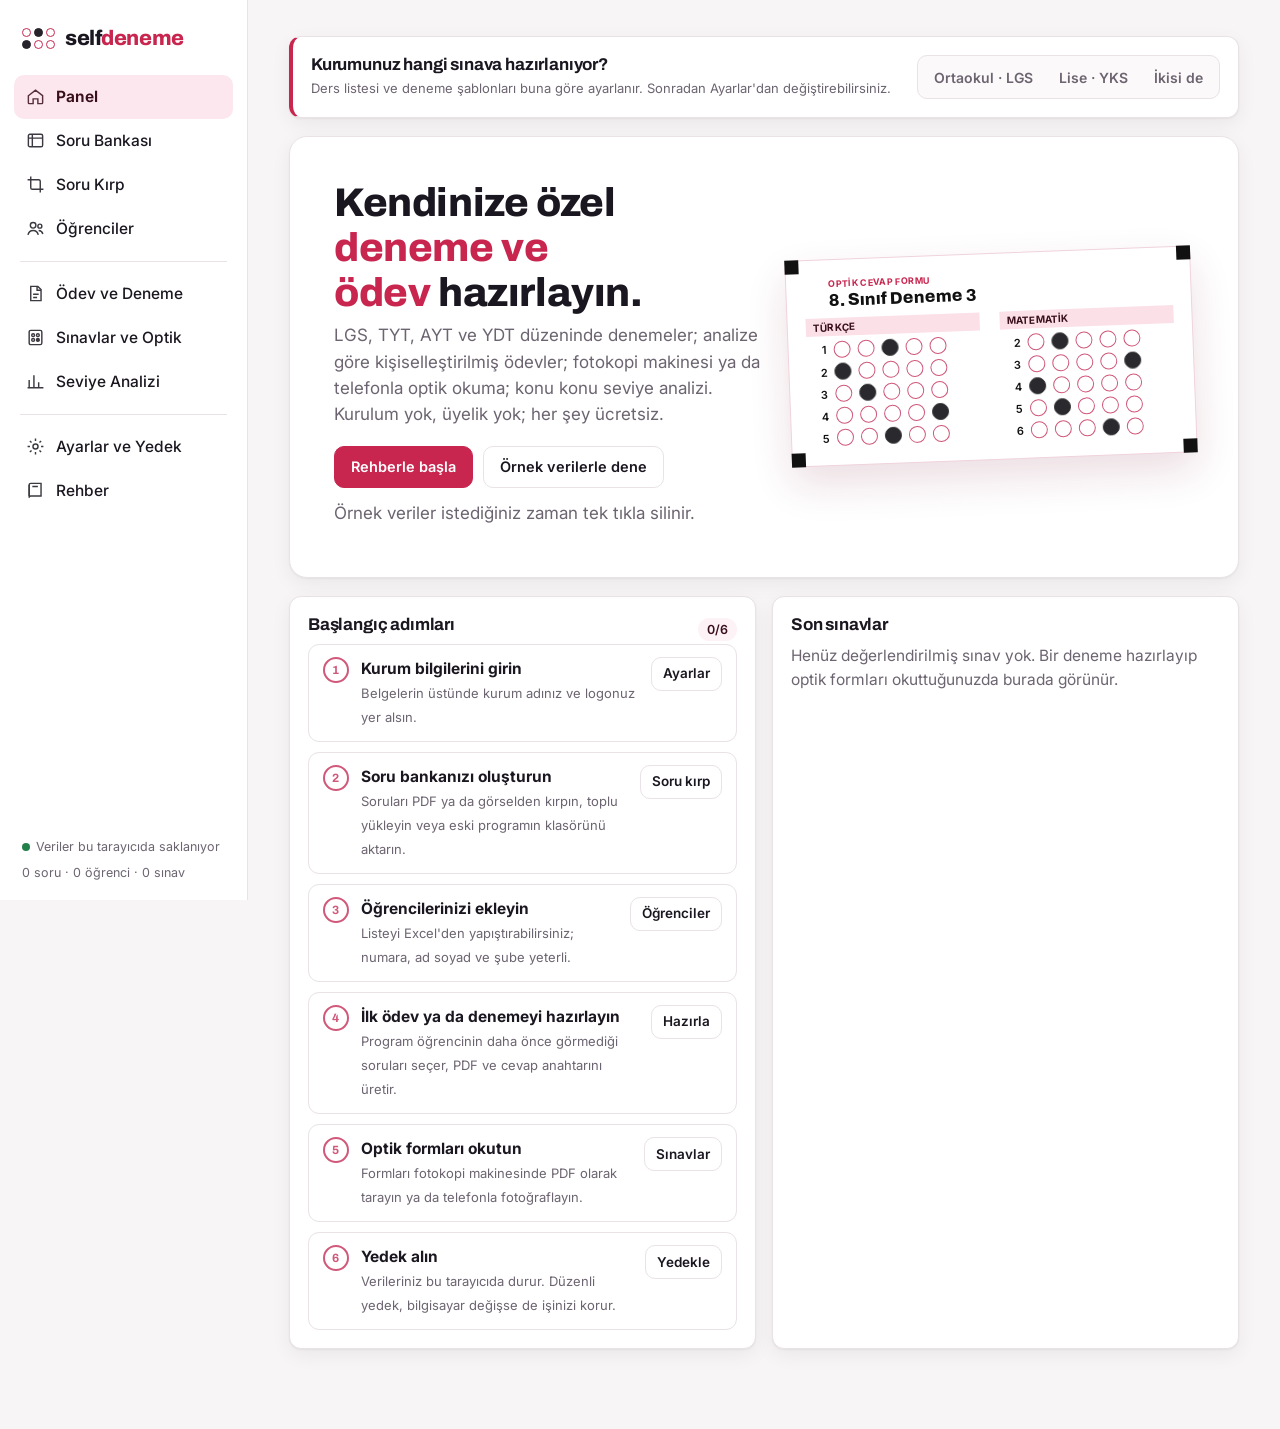
<file: index.html>
<!DOCTYPE html>
<html lang="tr">
<head>
<meta charset="utf-8">
<meta name="viewport" content="width=device-width, initial-scale=1">
<title>selfdeneme · Ödev ve Deneme</title>
<meta name="description" content="Kendi soru bankanızdan ödev ve deneme hazırlayın, optik formları telefon ya da tarayıcıyla okuyun, öğrenci seviyelerini analiz edin. Verileriniz bilgisayarınızda kalır.">
<link rel="icon" href="data:image/svg+xml,%3Csvg xmlns='http://www.w3.org/2000/svg' viewBox='0 0 32 32'%3E%3Crect width='32' height='32' rx='7' fill='%23c8264f'/%3E%3Ccircle cx='10' cy='16' r='4.5' fill='none' stroke='%23fff' stroke-width='2'/%3E%3Ccircle cx='22' cy='16' r='5.5' fill='%23fff'/%3E%3C/svg%3E">
<link rel="preconnect" href="https://fonts.googleapis.com">
<link rel="preconnect" href="https://fonts.gstatic.com" crossorigin>
<link href="https://fonts.googleapis.com/css2?family=Archivo:wght@600;700;800&family=Inter:wght@400;500;600;700&display=swap" rel="stylesheet">
<link rel="stylesheet" href="css/app.css">
<script src="vendor/pdf-lib.min.js"></script>
<script src="vendor/jszip.min.js"></script>
</head>
<body>
<div class="app">
  <aside class="side" id="side">
    <a class="brandmark" href="#panel" aria-label="selfdeneme ana sayfa">
      <span class="logo-dots" aria-hidden="true"><i></i><i class="f"></i><i></i><i class="f"></i><i></i><i></i></span>
      <b>self<span>deneme</span></b>
    </a>
    <nav class="nav" id="nav"></nav>
    <div class="side-foot" id="side-foot"></div>
  </aside>
  <div>
    <div class="topbar">
      <button class="icon-btn" id="menu-btn" aria-label="Menüyü aç">☰</button>
      <b style="font-family:Archivo,sans-serif;font-size:18px">self<span style="color:var(--brand)">deneme</span></b>
      <span style="width:38px"></span>
    </div>
    <main class="main" id="main" tabindex="-1">
      <p class="muted">Yükleniyor…</p>
      <noscript><p>selfdeneme çalışmak için JavaScript gerektirir.</p></noscript>
    </main>
  </div>
</div>
<script type="module" src="js/main.js"></script>
</body>
</html>
</file>
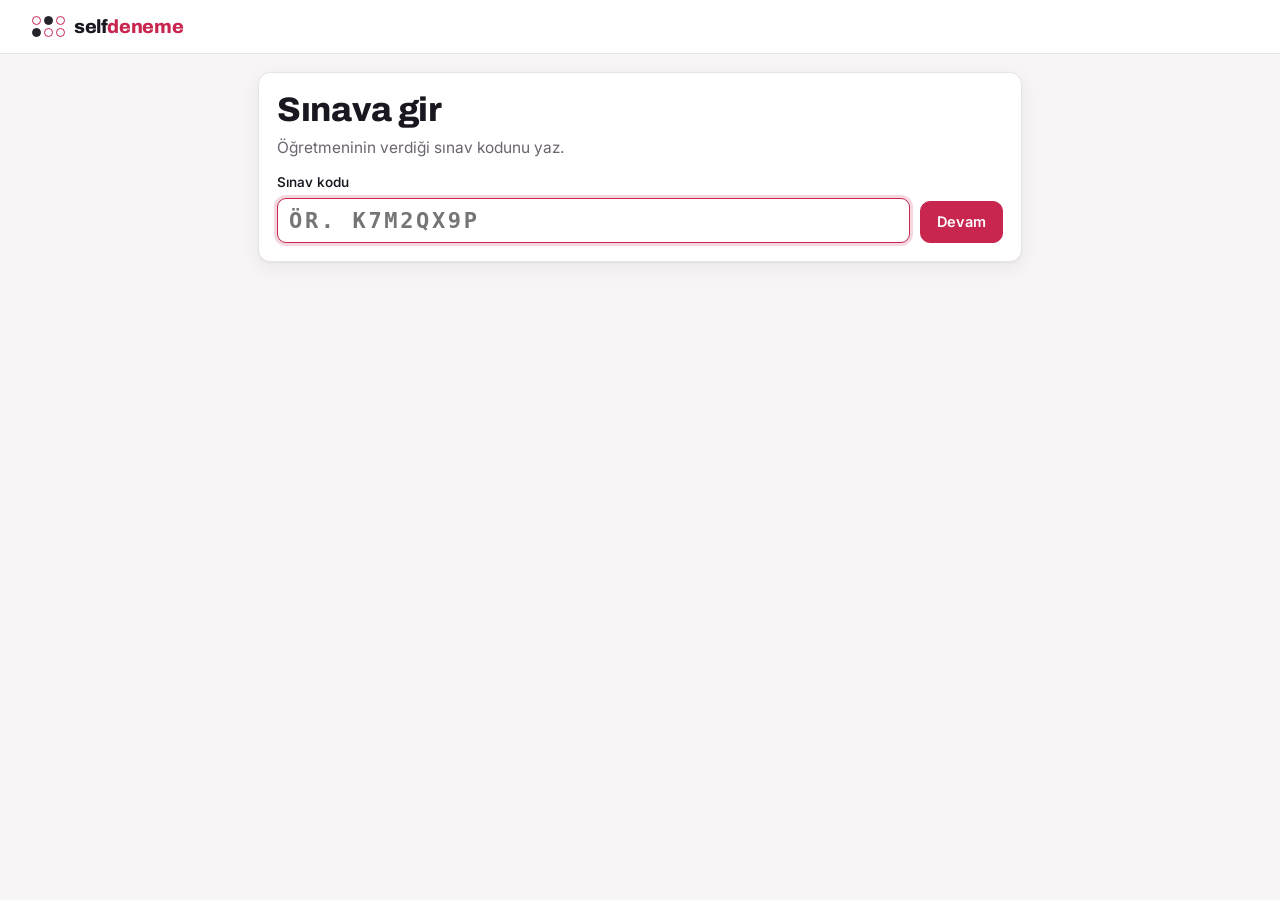
<file: coz/index.html>
<!DOCTYPE html>
<html lang="tr">
<head>
<meta charset="utf-8">
<meta name="viewport" content="width=device-width, initial-scale=1, viewport-fit=cover">
<title>Sınav · selfdeneme</title>
<meta name="description" content="Öğretmeninizin gönderdiği ödev ya da denemeyi telefonda veya bilgisayarda çözün.">
<meta name="robots" content="noindex">
<link rel="icon" href="data:image/svg+xml,%3Csvg xmlns='http://www.w3.org/2000/svg' viewBox='0 0 32 32'%3E%3Crect width='32' height='32' rx='7' fill='%23c8264f'/%3E%3Ccircle cx='10' cy='16' r='4.5' fill='none' stroke='%23fff' stroke-width='2'/%3E%3Ccircle cx='22' cy='16' r='5.5' fill='%23fff'/%3E%3C/svg%3E">
<link rel="preconnect" href="https://fonts.googleapis.com">
<link rel="preconnect" href="https://fonts.gstatic.com" crossorigin>
<link href="https://fonts.googleapis.com/css2?family=Archivo:wght@600;700;800&family=Inter:wght@400;500;600;700&display=swap" rel="stylesheet">
<link rel="stylesheet" href="../css/app.css">
<link rel="stylesheet" href="../css/coz.css">
</head>
<body class="cz">
<header class="cz-head"><a class="cz-brand" href="./" aria-label="selfdeneme"><span class="logo-dots" aria-hidden="true"><i></i><i class="f"></i><i></i><i class="f"></i><i></i><i></i></span><b>self<span>deneme</span></b></a></header>
<main id="cz" class="cz-main"><p class="muted">Yükleniyor…</p><noscript><p>Sınavı çözmek için tarayıcınızda JavaScript açık olmalı.</p></noscript></main>
<script type="module" src="../js/coz.js"></script>
</body>
</html>
</file>
<file: css/app.css>
/*
VOICE: bir öğretmenin masası kadar sade ve güven veren; iş aracı, gösteriş yok.
IDEA: optik form — pembe-kırmızı form mürekkebi, kurşun kalemle doldurulmuş daireler.
PICTURE: panelde canlı bir optik form şeridi; her yerde dolu/boş daire işaretleri.
COLOUR and TYPE: beyaz kâğıt, form kırmızısı #c8264f baskın, açık pembe zemin, grafit vurgu. Archivo + Inter.
LAYOUT: solda sabit gezinme, sağda geniş çalışma alanı; 600px altında tek sütun.
*/
:root{color-scheme:light dark;
  --bg:light-dark(#f7f5f6,#121013);--panel:light-dark(#ffffff,#1b181c);--panel2:light-dark(#fbf9fa,#221e23);
  --ink:light-dark(#1b1720,#f1ecef);--muted:light-dark(#6c6470,#a89fa7);--line:light-dark(#e9e2e6,#332d33);
  --brand:#c8264f;--brand-d:light-dark(#a51d40,#ff7a9c);--brand-ink:light-dark(#3a0f1c,#ffd9e3);--tint:light-dark(#fbe7ed,#3a1822);--tint2:light-dark(#fdf2f5,#2a161c);
  --graphite:light-dark(#26232a,#e9e4e8);
  --ok:light-dark(#22804a,#5cd08a);--warn:light-dark(#b86b00,#f3b14f);--bad:light-dark(#c42d2d,#ff7a7a);
  --lv1:light-dark(#fde2e2,#4a1d1f);--lv2:light-dark(#fff0d6,#47371a);--lv3:light-dark(#dcf3ee,#173a34);--lv4:light-dark(#dff2e3,#1b3b23);
  --shadow:0 1px 2px rgb(0 0 0/.05),0 6px 20px rgb(40 10 20/.06);
  --r:12px;
}
:root[data-theme=light]{color-scheme:light}:root[data-theme=dark]{color-scheme:dark}
*{box-sizing:border-box;min-width:0}
html{scroll-padding-top:72px}
body{margin:0;background:var(--bg);color:var(--ink);font:15.5px/1.55 "Inter","Segoe UI",system-ui,sans-serif;overflow-x:clip;-webkit-font-smoothing:antialiased}
h1,h2,h3,h4{font-family:"Archivo","Inter",system-ui,sans-serif;line-height:1.12;margin:0;text-wrap:balance;letter-spacing:-.01em}
h1{font-size:clamp(28px,3.4vw,40px);font-weight:800}
h2{font-size:22px;font-weight:700}
h3{font-size:17px;font-weight:700}
p{margin:.4em 0}
a{color:var(--brand-d)}
.muted{color:var(--muted)}
.small{font-size:13px}
code{font-family:ui-monospace,Menlo,Consolas,monospace;font-size:.9em;background:var(--tint2);padding:1px 5px;border-radius:5px;overflow-wrap:anywhere}

/* İskelet */
.app{display:grid;grid-template-columns:248px minmax(0,1fr);min-height:100vh}
.side{position:sticky;top:0;height:100vh;overflow:auto;background:var(--panel);border-right:1px solid var(--line);padding:18px 14px;display:flex;flex-direction:column;gap:4px}
.brandmark{display:flex;align-items:center;gap:10px;padding:4px 8px 16px;text-decoration:none;color:var(--ink)}
.brandmark b{font-family:Archivo,sans-serif;font-size:21px;font-weight:800;letter-spacing:-.02em}
.brandmark b span{color:var(--brand)}
.logo-dots{display:grid;grid-template-columns:repeat(3,9px);gap:3px}
.logo-dots i{width:9px;height:9px;border-radius:50%;border:1.6px solid var(--brand)}
.logo-dots i.f{background:var(--graphite);border-color:var(--graphite)}
.nav a{display:flex;align-items:center;gap:11px;padding:10px 12px;border-radius:10px;color:var(--ink);text-decoration:none;font-weight:500;min-height:42px}
.nav a:hover{background:var(--tint2)}
.nav a.on{background:var(--tint);color:var(--brand-ink);font-weight:650}
.nav a svg{width:19px;height:19px;flex:none;stroke:currentColor;fill:none;stroke-width:1.8;opacity:.85}
.nav .sep{height:1px;background:var(--line);margin:10px 6px}
.side-foot{margin-top:auto;padding:12px 8px 0;font-size:12.5px;color:var(--muted)}
.side-foot .store{display:flex;align-items:center;gap:6px}
.dot{width:8px;height:8px;border-radius:50%;background:var(--ok);display:inline-block}
.dot.warn{background:var(--warn)}
.main{padding:clamp(18px,3vw,36px) clamp(16px,3.2vw,44px) 80px;max-width:1320px;width:100%}
.topbar{display:none}
.page-head{display:flex;align-items:flex-end;justify-content:space-between;gap:16px;flex-wrap:wrap;margin-bottom:20px}
.page-head p{margin:6px 0 0;color:var(--muted);max-width:68ch}
.banner{display:flex;gap:12px;align-items:center;justify-content:space-between;flex-wrap:wrap;background:var(--tint2);border:1px solid var(--line);border-left:4px solid var(--warn);border-radius:10px;padding:10px 14px;margin-bottom:16px;font-size:14px}

/* Kartlar */
.card{background:var(--panel);border:1px solid var(--line);border-radius:var(--r);padding:18px;box-shadow:var(--shadow)}
.card+.card{margin-top:16px}
.grid>.card+.card,.split>.card+.card,.split>*>.card:first-child{margin-top:0}
.card h3{margin-bottom:10px}
.grid{display:grid;gap:16px}
.g2{grid-template-columns:repeat(2,minmax(0,1fr))}
.g3{grid-template-columns:repeat(3,minmax(0,1fr))}
.g4{grid-template-columns:repeat(4,minmax(0,1fr))}
.split{display:grid;grid-template-columns:minmax(260px,330px) minmax(0,1fr);gap:16px;align-items:start}
.row{display:flex;align-items:center;flex-wrap:wrap}
.gap{gap:10px}.gap-s{gap:6px}.center{justify-content:center}.between{justify-content:space-between}.end{justify-content:flex-end}
.stack>*+*{margin-top:12px}
.stat{padding:16px;border-radius:var(--r);background:var(--panel);border:1px solid var(--line)}
.stat .v{font:800 clamp(20px,2.3vw,30px)/1.05 Archivo,sans-serif;letter-spacing:-.02em;overflow-wrap:anywhere}
.stat .l{color:var(--muted);font-size:13px;margin-top:4px}
.stat.brand{background:var(--brand);border-color:var(--brand);color:#fff}
.stat.brand .l{color:#ffd9e3}

/* Kontroller */
.btn{display:inline-flex;align-items:center;justify-content:center;gap:8px;min-height:42px;padding:9px 16px;border-radius:10px;border:1px solid var(--line);background:var(--panel);color:var(--ink);font:600 14.5px/1.1 Inter,system-ui,sans-serif;cursor:pointer;text-decoration:none;white-space:nowrap}
.btn:hover{border-color:color-mix(in srgb,var(--brand) 40%,var(--line))}
.btn.primary{background:var(--brand);border-color:var(--brand);color:#fff}
.btn.primary:hover{background:#b01f45}
.btn.danger{background:var(--bad);border-color:var(--bad);color:#fff}
.btn.ghost{background:transparent;border-color:transparent}
.btn.sm{min-height:34px;padding:6px 11px;font-size:13.5px}
.btn:disabled{opacity:.5;cursor:not-allowed}
.icon-btn{width:38px;height:38px;border-radius:9px;border:0;background:transparent;color:var(--ink);font-size:17px;cursor:pointer}
.icon-btn:hover{background:var(--tint2)}
:focus-visible{outline:2.5px solid var(--brand);outline-offset:2px}
input,select,textarea{font:16px/1.3 Inter,system-ui,sans-serif;color:var(--ink);background:var(--panel);border:1px solid var(--line);border-radius:9px;padding:9px 11px;min-height:42px;width:100%}
textarea{min-height:90px;resize:vertical}
input[type=checkbox],input[type=radio]{width:18px;height:18px;min-height:0;accent-color:var(--brand);margin:0;flex:none}
input:focus,select:focus,textarea:focus{border-color:var(--brand);outline:none;box-shadow:0 0 0 3px color-mix(in srgb,var(--brand) 18%,transparent)}
.fld{display:flex;flex-direction:column;gap:5px;font-size:13.5px;font-weight:550;color:var(--muted)}
.fld>span{color:var(--ink)}
.fld small{font-weight:400}
.check{display:flex;align-items:center;gap:9px;font-size:14.5px;cursor:pointer;min-height:32px}
.form-grid{display:grid;grid-template-columns:repeat(auto-fit,minmax(170px,1fr));gap:12px}
.seg{display:inline-flex;border:1px solid var(--line);border-radius:10px;padding:3px;background:var(--panel2);flex-wrap:wrap}
.seg button{border:0;background:transparent;padding:8px 13px;border-radius:7px;font:600 14px Inter,sans-serif;color:var(--muted);cursor:pointer;min-height:36px}
.seg button.on{background:var(--panel);color:var(--brand-ink);box-shadow:0 1px 3px rgb(0 0 0/.12)}
.tabs{display:flex;gap:4px;border-bottom:1px solid var(--line);margin-bottom:16px;overflow-x:auto}
.tabs button{flex:none;border:0;background:none;padding:11px 14px;font:600 14.5px Inter,sans-serif;color:var(--muted);border-bottom:2.5px solid transparent;cursor:pointer;white-space:nowrap}
.tabs button.on{color:var(--brand-d);border-bottom-color:var(--brand)}
.pill{display:inline-flex;align-items:center;gap:5px;padding:2px 9px;border-radius:99px;font-size:12.5px;font-weight:600;background:var(--tint2);color:var(--brand-ink);white-space:nowrap}
.pill.ok{background:var(--lv4);color:var(--ok)}.pill.warn{background:var(--lv2);color:var(--warn)}.pill.bad{background:var(--lv1);color:var(--bad)}
.kbd{font:600 12px ui-monospace,monospace;border:1px solid var(--line);border-bottom-width:2px;border-radius:5px;padding:1px 6px;background:var(--panel)}

/* Tablolar */
.scroll{overflow-x:auto}
.tbl{width:100%;border-collapse:collapse;font-size:14px}
.tbl th{text-align:left;font-weight:650;color:var(--muted);font-size:12.5px;padding:9px 10px;border-bottom:1px solid var(--line);white-space:nowrap;background:var(--panel2);position:sticky;top:0}
.tbl th.sortable{cursor:pointer}
.tbl td{padding:8px 10px;border-bottom:1px solid var(--line);vertical-align:middle}
.tbl .num{text-align:right;font-variant-numeric:tabular-nums;white-space:nowrap}
.tbl tr.clickable{cursor:pointer}
.tbl tr.clickable:hover td{background:var(--tint2)}
.tbl tr.sel td{background:var(--tint)}
.tbl input,.tbl select{min-height:34px;padding:5px 8px;font-size:14px}
.tbl input[type=number]{width:84px}
.lv1{background:var(--lv1)}.lv2{background:var(--lv2)}.lv3{background:var(--lv3)}.lv4{background:var(--lv4)}
.tbl-box{max-height:520px;overflow:auto;border:1px solid var(--line);border-radius:10px}

/* Listeler */
.list{border:1px solid var(--line);border-radius:10px;overflow:auto;max-height:440px;background:var(--panel)}
.list .it{display:flex;align-items:center;gap:10px;padding:9px 12px;border-bottom:1px solid var(--line);cursor:pointer;font-size:14.5px}
.list .it:last-child{border-bottom:0}
.list .it:hover{background:var(--tint2)}
.list .it.on{background:var(--tint);color:var(--brand-ink);font-weight:600}
.list .it .grow{flex:1}
.tree details{border-bottom:1px solid var(--line)}
.tree summary{padding:9px 12px;cursor:pointer;font-weight:600;display:flex;align-items:center;gap:8px;list-style:none}
.tree summary>span:first-child{flex:1}
.tree summary::-webkit-details-marker{display:none}
.tree summary::before{content:'▸';color:var(--muted);margin-right:6px;transition:transform .15s}
.tree details[open]>summary::before{transform:rotate(90deg)}
.tree .leaf{padding:7px 12px 7px 30px;display:flex;justify-content:space-between;cursor:pointer;font-size:14px}
.tree .leaf:hover{background:var(--tint2)}
.tree .leaf.on{background:var(--tint);font-weight:600}

/* Soru ızgarası */
.qgrid{display:grid;grid-template-columns:repeat(auto-fill,minmax(180px,1fr));gap:12px}
.qcard{position:relative;border:1px solid var(--line);border-radius:10px;background:#fff;overflow:hidden;cursor:pointer;display:flex;flex-direction:column}
.qcard .im{height:150px;display:flex;align-items:center;justify-content:center;padding:6px;background:#fff}
.qcard img{max-width:100%;max-height:100%;object-fit:contain}
.qcard .meta{padding:7px 9px;font-size:12px;background:var(--panel);color:var(--ink);border-top:1px solid var(--line);display:flex;justify-content:space-between;gap:6px}
.qcard .meta span{overflow:hidden;text-overflow:ellipsis;white-space:nowrap}
.qcard .ans{position:absolute;top:6px;right:6px;width:26px;height:26px;border-radius:50%;background:var(--graphite);color:var(--panel);font:700 13px/26px Archivo,sans-serif;text-align:center}
.qcard .ans.none{background:var(--bad);color:#fff}
.qcard .zr{position:absolute;top:6px;left:6px;font-size:11px}
.qcard .sel{position:absolute;bottom:40px;left:6px}
.qcard.picked{outline:3px solid var(--brand);outline-offset:-2px}

/* Optik görsel */
.bubbles{display:inline-flex;gap:4px}
.bubbles b{width:24px;height:24px;border-radius:50%;border:1.6px solid #d0587a;display:inline-flex;align-items:center;justify-content:center;font:600 11px Inter,sans-serif;color:#d0587a;cursor:pointer;background:var(--panel)}
.bubbles b.on{background:var(--graphite);border-color:var(--graphite);color:var(--panel)}
.bubbles b.right{box-shadow:0 0 0 2px var(--ok)}

/* Pencereler */
.modal-back{position:fixed;inset:0;background:rgb(20 8 14/.45);display:flex;align-items:center;justify-content:center;padding:16px;z-index:50;backdrop-filter:blur(2px)}
.modal{background:var(--panel);border-radius:14px;width:min(560px,100%);max-height:calc(100vh - 32px);display:flex;flex-direction:column;box-shadow:0 20px 60px rgb(0 0 0/.3)}
.modal.wide{width:min(1100px,100%)}
.modal.small{width:min(420px,100%)}
.modal-head{display:flex;align-items:center;justify-content:space-between;padding:14px 18px;border-bottom:1px solid var(--line)}
.modal-body{padding:18px;overflow:auto}
.modal-foot{display:flex;justify-content:flex-end;gap:10px;padding:12px 18px;border-top:1px solid var(--line);flex-wrap:wrap}
.bar{height:9px;background:var(--tint2);border-radius:99px;overflow:hidden;margin:12px 0 6px}
.bar i{display:block;height:100%;background:var(--brand);transition:width .2s}
.pg-title{font-weight:650}
#toasts{position:fixed;right:16px;bottom:16px;display:flex;flex-direction:column;gap:8px;z-index:60;pointer-events:none;max-width:min(420px,calc(100vw - 32px))}
.toast{background:var(--graphite);color:var(--panel);padding:11px 15px;border-radius:10px;box-shadow:var(--shadow);font-size:14px;transition:opacity .3s,transform .3s}
.toast.err{background:var(--bad);color:#fff}
.toast.warn{background:var(--warn);color:#fff}
.toast.out{opacity:0;transform:translateY(8px)}

/* Boş durum */
.empty{text-align:center;padding:36px 16px;color:var(--muted)}
.empty svg{width:62px;height:62px;color:var(--brand);margin-bottom:8px}
.empty h3{color:var(--ink);margin-bottom:6px}
.empty p{max-width:52ch;margin:0 auto 14px}

/* Panel kahramanı */
.hero{display:grid;grid-template-columns:minmax(0,1.05fr) minmax(0,1fr);gap:28px;align-items:center;background:var(--panel);border:1px solid var(--line);border-radius:18px;padding:clamp(22px,4vw,44px);box-shadow:var(--shadow);overflow:hidden;position:relative}
.hero h1 span{color:var(--brand)}
.hero p{font-size:17px;color:var(--muted);max-width:52ch}
.hero .sheet{background:#fff;border-radius:10px;border:1px solid #f0d3dc;box-shadow:0 18px 40px rgb(120 20 50/.14);padding:18px 18px 14px;transform:rotate(-2.2deg);position:relative;color:#3a0f1c}
.sheet .fid{position:absolute;width:14px;height:14px;background:#111}
.sheet .r{display:flex;align-items:center;gap:7px;margin:5px 0;font:600 11px Inter,sans-serif}
.sheet .r em{width:20px;text-align:right;font-style:normal;color:#111}
.sheet .r i{width:17px;height:17px;border-radius:50%;border:1.5px solid #d0587a;display:inline-block}
.sheet .r i.f{background:#2a2a2e;border-color:#2a2a2e}
.sheet .h{background:#fbe0e8;padding:3px 7px;font:700 10px Inter,sans-serif;letter-spacing:.02em;margin:8px 0 4px}
.sheet .cols{display:grid;grid-template-columns:1fr 1fr;gap:6px 20px}
@media (prefers-reduced-motion:no-preference){.sheet .r i.f{animation:ink .5s ease-out both;animation-delay:calc(var(--d)*90ms)}@keyframes ink{from{transform:scale(.3);opacity:0}}}
.steps{counter-reset:s;display:grid;gap:10px}
.step{display:flex;gap:12px;align-items:flex-start;padding:12px 14px;border:1px solid var(--line);border-radius:11px;background:var(--panel)}
.step .ck{width:26px;height:26px;border-radius:50%;border:2px solid #d0587a;flex:none;display:flex;align-items:center;justify-content:center;font:700 12px Archivo,sans-serif;color:#d0587a}
.step.done .ck{background:var(--graphite);border-color:var(--graphite);color:var(--panel)}
.step .grow{flex:1}
.step b{display:block}

/* Kırpma */
.crop-wrap{display:grid;grid-template-columns:minmax(0,1fr) 330px;gap:16px;align-items:start}
.crop-stage{position:relative;background:#e9e6e8;border-radius:10px;overflow:auto;max-height:calc(100vh - 170px);touch-action:none;user-select:none}
.crop-stage canvas{display:block;margin:0 auto;cursor:crosshair}
.crop-box{position:absolute;border:2px solid var(--brand);background:rgb(200 38 79/.08);pointer-events:none}
.crop-box.saved{border-color:var(--ok);background:rgb(34 128 74/.10)}
.crop-box.saved::after{content:attr(data-l);position:absolute;top:-1px;left:-1px;background:var(--ok);color:#fff;font:700 11px Inter,sans-serif;padding:1px 6px;border-radius:0 0 6px 0}
.crop-side{position:sticky;top:12px}
.crop-prev{background:#fff;border:1px solid var(--line);border-radius:10px;min-height:120px;display:flex;align-items:center;justify-content:center;padding:6px;margin-bottom:12px}
.crop-prev img,.crop-prev canvas{max-width:100%;max-height:260px}
.ansbtns{display:flex;gap:6px}
.ansbtns button{width:42px;height:42px;border-radius:50%;border:2px solid #d0587a;background:var(--panel);color:#d0587a;font:700 15px Archivo,sans-serif;cursor:pointer}
.ansbtns button.on{background:var(--graphite);border-color:var(--graphite);color:var(--panel)}

/* Optik inceleme */
.sheets{display:grid;grid-template-columns:minmax(220px,300px) minmax(0,1fr);gap:16px;align-items:start}
.flagrow{display:grid;grid-template-columns:auto minmax(0,1fr) auto;gap:12px;align-items:center;padding:8px 0;border-bottom:1px solid var(--line)}
.flagrow canvas{border:1px solid var(--line);border-radius:6px;max-width:100%;height:auto;background:#fff}
.anscell{font:600 14px ui-monospace,Menlo,monospace;letter-spacing:.08em;word-break:break-all}

/* Rehber */
.guide{max-width:860px}
.guide h2{margin:30px 0 10px}
.guide h3{margin:20px 0 6px}
.guide ol,.guide ul{padding-left:22px}
.guide li{margin:5px 0}
.guide .tip{background:var(--tint2);border-left:4px solid var(--brand);padding:12px 16px;border-radius:8px;margin:14px 0}
.guide pre{background:var(--panel2);border:1px solid var(--line);border-radius:10px;padding:14px;overflow-x:auto;font-size:13px;line-height:1.5}
.toc{display:flex;gap:8px;flex-wrap:wrap;margin:10px 0 6px}
.toc a{flex:none;font-size:13.5px;padding:6px 11px;border-radius:99px;background:var(--panel);border:1px solid var(--line);text-decoration:none;color:var(--ink)}

.drop{border:2px dashed color-mix(in srgb,var(--brand) 45%,var(--line));border-radius:12px;padding:24px;text-align:center;background:var(--tint2);cursor:pointer}
.drop.over{background:var(--tint)}
.chips{display:flex;flex-wrap:wrap;gap:6px}
.hide{display:none!important}

@media (max-width:1100px){.crop-wrap{grid-template-columns:minmax(0,1fr)}.crop-side{position:static}.g4{grid-template-columns:repeat(2,minmax(0,1fr))}}
@media (max-width:900px){
  .app{grid-template-columns:minmax(0,1fr)}
  .side{position:fixed;inset:0 auto 0 0;width:270px;z-index:40;transform:translateX(-105%);transition:transform .2s;box-shadow:0 0 40px rgb(0 0 0/.2)}
  .side.open{transform:none}
  .topbar{display:flex;align-items:center;justify-content:space-between;gap:10px;position:sticky;top:0;z-index:30;background:var(--panel);border-bottom:1px solid var(--line);padding:8px 12px}
  .split,.sheets,.hero{grid-template-columns:minmax(0,1fr)}
  .g3{grid-template-columns:repeat(2,minmax(0,1fr))}
}
@media (max-width:600px){
  .g2,.g3{grid-template-columns:minmax(0,1fr)}
  .g4{grid-template-columns:repeat(2,minmax(0,1fr))}
  .main{padding:16px 12px 70px}
  .tbl{font-size:13px}
  .qgrid{grid-template-columns:repeat(2,minmax(0,1fr))}
  .stat .v{font-size:24px}
  .modal-foot .btn{flex:1}
}
@media print{.side,.topbar{display:none}.app{display:block}}

.fig{position:relative;height:230px}.fig>svg{position:absolute;inset:0;width:100%;height:100%}

.tbl.tpl{table-layout:fixed;min-width:620px}.tbl.tpl select{width:100%;min-width:0;padding:5px 6px}.tbl.tpl td{padding:6px 6px}.tbl.tpl .icon-btn{width:30px;height:30px}
/* Otomatik kesim inceleme */
.note{background:var(--panel2);border:1px solid var(--line);border-left:4px solid var(--brand);border-radius:10px;padding:12px 14px;font-size:14px;line-height:1.5}
.agrid{display:grid;grid-template-columns:repeat(auto-fill,minmax(min(210px,100%),1fr));gap:12px}
.acard{border:1px solid var(--line);border-radius:10px;background:var(--panel);display:flex;flex-direction:column;gap:7px;padding:0 0 9px;overflow:hidden}
.acard .im{height:200px;background:#fff;display:flex;align-items:flex-start;justify-content:center;padding:6px;cursor:zoom-in;border-bottom:1px solid var(--line)}
.acard .im img{max-width:100%;max-height:100%;object-fit:contain}
.acard>.ah,.acard>.amini,.acard>.akonu,.acard>.row{margin:0 9px}
.acard .ah{display:flex;justify-content:space-between;align-items:center;font-size:14px}
.acard .ah .check{min-height:26px}
.acard.off{opacity:.45}
.acard.saved{border-color:var(--ok);opacity:.75}
.amini{display:flex;gap:5px}
.amini button{flex:1;height:30px;border-radius:8px;border:1.5px solid #d0587a;background:var(--panel);color:#d0587a;font:700 13px Archivo,sans-serif;cursor:pointer;padding:0}
.amini button.on{background:var(--graphite);border-color:var(--graphite);color:var(--panel)}
.amini button:disabled{cursor:default}
.akonu{box-sizing:border-box;width:calc(100% - 18px);font:inherit;font-size:13px;padding:6px 8px;border:1px solid var(--line);border-radius:8px;background:var(--panel2);color:var(--ink);min-width:0}
.acard .row .check{min-height:28px}
/* Cevap anahtarını görselden okuma */
.kocr-row{display:flex;align-items:center;gap:8px;flex-wrap:wrap;margin-top:6px}
.kocr-row .small{font-size:12px}
.kocr-res{display:flex;gap:10px;align-items:flex-start;flex-wrap:wrap;margin-top:8px;padding:8px;border:1px dashed var(--line);border-radius:8px;background:var(--panel2)}
.kocr-res img{max-height:90px;max-width:min(100%,420px);border-radius:6px;background:#fff;border:1px solid var(--line)}
.kocr-res .small{flex:1;min-width:220px;line-height:1.7}
.kocr-key{font-family:ui-monospace,monospace;letter-spacing:.12em;word-break:break-all}
.kocr-res[hidden]{display:none}

/* Online sınav (öğretmen) */
.grow{flex:1}.wrap{flex-wrap:wrap}
.op-grid{display:grid;grid-template-columns:150px minmax(0,1fr);gap:18px;align-items:center}
.op-qr{width:150px;background:#fff;border:1px solid var(--line);border-radius:10px;padding:6px;cursor:zoom-in}
.op-qr svg{display:block;width:100%;height:auto}
.op-code{font:800 16px ui-monospace,monospace;letter-spacing:.08em}
.op-stat{margin-top:14px;padding:12px 14px;border:1px solid var(--line);border-radius:10px;background:var(--panel2)}
@media (max-width:600px){.op-grid{grid-template-columns:1fr}.op-qr{width:180px;margin:auto}}
.abol{margin-top:12px;padding:10px 12px;border:1px dashed var(--line);border-radius:10px;background:var(--panel2)}
.abol-g{display:grid;grid-template-columns:repeat(auto-fill,minmax(200px,1fr));gap:10px;margin-top:6px}
</file>
<file: css/coz.css>
/* Öğrenci çözüm sayfası */
body.cz{min-height:100vh}
.cz-head{display:flex;align-items:center;justify-content:space-between;padding:12px clamp(14px,4vw,32px);border-bottom:1px solid var(--line);background:var(--panel)}
.cz-brand{display:flex;align-items:center;gap:9px;text-decoration:none;color:var(--ink)}
.cz-brand b{font-family:Archivo,sans-serif;font-size:19px;font-weight:800;letter-spacing:-.02em}
.cz-brand b span{color:var(--brand)}
.cz-main{max-width:820px;margin:0 auto;padding:18px clamp(12px,4vw,28px) 40px}
.cz-main>.card+.card,.cz-main>section+section{margin-top:14px}
.cz-intro h1{font-size:clamp(24px,5vw,34px)}
.cz-chips{display:flex;gap:6px;flex-wrap:wrap;margin:10px 0 6px}
.cz-count{font:800 clamp(26px,7vw,40px) Archivo,sans-serif;margin:10px 0}
.cz-wait{margin-top:14px}
.cz-rules{padding-left:20px;margin:6px 0}
.cz-rules li{margin:6px 0}
.cz-dl{margin-top:14px;display:grid;gap:6px}
.cz-bar-p{height:8px;border-radius:99px;background:var(--panel2);border:1px solid var(--line);overflow:hidden}
.cz-bar-p i{display:block;height:100%;width:0;background:var(--brand);transition:width .2s}
.cz-who h2{font-size:28px}

/* Çözüm */
body.cz-solving .cz-head{display:none}
body.cz-solving .cz-main{padding-top:0;padding-bottom:150px;max-width:900px}
.cz-bar{position:sticky;top:0;z-index:20;display:flex;align-items:center;gap:8px;padding:10px 0;background:var(--bg);border-bottom:1px solid var(--line);margin-bottom:12px}
.cz-t{flex:1;display:flex;flex-direction:column;line-height:1.25;overflow:hidden}
.cz-t b{white-space:nowrap;overflow:hidden;text-overflow:ellipsis;font-size:14.5px}
.cz-timer{font:700 17px ui-monospace,Menlo,monospace;padding:5px 10px;border-radius:8px;background:var(--panel);border:1px solid var(--line);font-variant-numeric:tabular-nums}
.cz-timer.low{background:var(--lv1);color:var(--bad);border-color:var(--bad)}
.cz-q{background:var(--panel);border:1px solid var(--line);border-radius:var(--r);padding:12px;box-shadow:var(--shadow)}
.cz-qh{display:flex;align-items:center;justify-content:space-between;gap:10px;margin-bottom:8px;font-weight:650}
.cz-flag{border:1px solid var(--line);background:var(--panel2);border-radius:99px;padding:5px 12px;font:600 13px Inter,sans-serif;color:var(--muted);cursor:pointer;white-space:nowrap}
.cz-flag.on{background:var(--lv2);color:var(--warn);border-color:var(--warn)}
.cz-flag.ok{background:var(--lv4);color:var(--ok);border-color:var(--ok);cursor:default}
.cz-flag.bad{background:var(--lv1);color:var(--bad);border-color:var(--bad);cursor:default}
.cz-note{font-size:13.5px;background:var(--tint2);border-left:3px solid var(--warn);padding:6px 10px;border-radius:6px;margin-bottom:8px}
.cz-img{background:#fff;border-radius:8px;overflow:auto;text-align:center;padding:6px}
.cz-img img{max-width:100%;height:auto;cursor:zoom-in;display:inline-block;vertical-align:top}
.cz-img.zoom img{max-width:none;width:auto!important;cursor:zoom-out}
.cz-dock{position:fixed;left:0;right:0;bottom:0;z-index:30;background:color-mix(in srgb,var(--panel) 94%,transparent);backdrop-filter:blur(6px);border-top:1px solid var(--line);padding:10px clamp(10px,4vw,28px) calc(10px + env(safe-area-inset-bottom))}
.cz-dock>*{max-width:860px;margin:0 auto}
.cz-opts{display:flex;gap:8px;justify-content:center}
.cz-opt{flex:1;max-width:96px;height:54px;border-radius:50%;aspect-ratio:1;max-height:54px;width:54px;flex:0 0 54px;border:2px solid var(--brand);background:var(--panel);color:var(--brand-d);font:800 20px Archivo,sans-serif;cursor:pointer;transition:transform .08s}
.cz-opt:active{transform:scale(.94)}
.cz-opt.sel{background:var(--graphite);border-color:var(--graphite);color:var(--panel)}
.cz-opt.right{background:var(--ok);border-color:var(--ok);color:#fff}
.cz-opt.wrong{background:var(--bad);border-color:var(--bad);color:#fff}
.cz-opt:disabled{cursor:default;opacity:1}
.cz-opt:disabled:not(.right):not(.wrong){opacity:.45}
.cz-nav{display:flex;align-items:center;justify-content:space-between;gap:10px;margin-top:8px}
.cz-nav .btn{min-height:38px}
.cz-gh{margin:14px 0 6px;font-size:14px}
.cz-pal{display:grid;grid-template-columns:repeat(auto-fill,minmax(46px,1fr));gap:6px}
.cz-cell{display:flex;flex-direction:column;align-items:center;justify-content:center;min-height:46px;border:1px solid var(--line);border-radius:9px;background:var(--panel);font:700 14px Inter,sans-serif;color:var(--ink);cursor:pointer;line-height:1.1;padding:3px}
.cz-cell small{font-size:11px;font-weight:600;color:var(--muted)}
.cz-cell.done{background:var(--tint);border-color:var(--brand)}
.cz-cell.flag{box-shadow:inset 0 -4px 0 var(--warn)}
.cz-cell.cur{outline:2px solid var(--graphite);outline-offset:1px}
.cz-cell.right{background:var(--lv4);border-color:var(--ok)}
.cz-cell.wrong{background:var(--lv1);border-color:var(--bad)}
.cz-cell.blank{background:var(--panel2)}
.cz-cell.off{opacity:.45}
.cz-lg{display:inline-block;width:12px;height:12px;border-radius:3px;border:1px solid var(--line);vertical-align:-1px;margin:0 3px 0 8px}
.cz-lg.done{background:var(--tint);border-color:var(--brand)}.cz-lg.flag{box-shadow:inset 0 -4px 0 var(--warn)}
.cz-lg.right{background:var(--lv4);border-color:var(--ok)}.cz-lg.wrong{background:var(--lv1);border-color:var(--bad)}.cz-lg.blank{background:var(--panel2)}

/* Sonuç */
.cz-sent{display:flex;gap:12px;align-items:center;margin-top:14px;padding:12px;border-radius:10px;background:var(--lv4)}
.cz-ok{display:grid;place-items:center;width:34px;height:34px;border-radius:50%;background:var(--ok);color:#fff;font-weight:800;flex:0 0 34px}
.cz-rc{font:700 15px ui-monospace,monospace;letter-spacing:.04em;background:var(--panel2);padding:2px 6px;border-radius:5px;user-select:all}
.cz-tiles{display:grid;grid-template-columns:repeat(4,minmax(0,1fr));gap:8px;margin-top:12px}
.cz-tile{border:1px solid var(--line);border-radius:10px;padding:10px;text-align:center;background:var(--panel2)}
.cz-tile b{display:block;font:800 26px Archivo,sans-serif}
.cz-tile span{font-size:12.5px;color:var(--muted)}
.cz-tile.ok b{color:var(--ok)}.cz-tile.bad b{color:var(--bad)}.cz-tile.brand b{color:var(--brand-d)}
.cz-puan{display:flex;gap:10px;flex-wrap:wrap;margin-top:10px}
.cz-puan>div{flex:1;min-width:140px;border:1px solid var(--line);border-radius:10px;padding:8px 12px;display:flex;flex-direction:column}
.cz-puan b{font:800 22px Archivo,sans-serif}
@media (max-width:480px){.cz-opt{width:48px;height:48px;flex-basis:48px;font-size:18px}.cz-tile b{font-size:22px}.cz-bar #z-pal{padding:6px 9px}}
</file>
